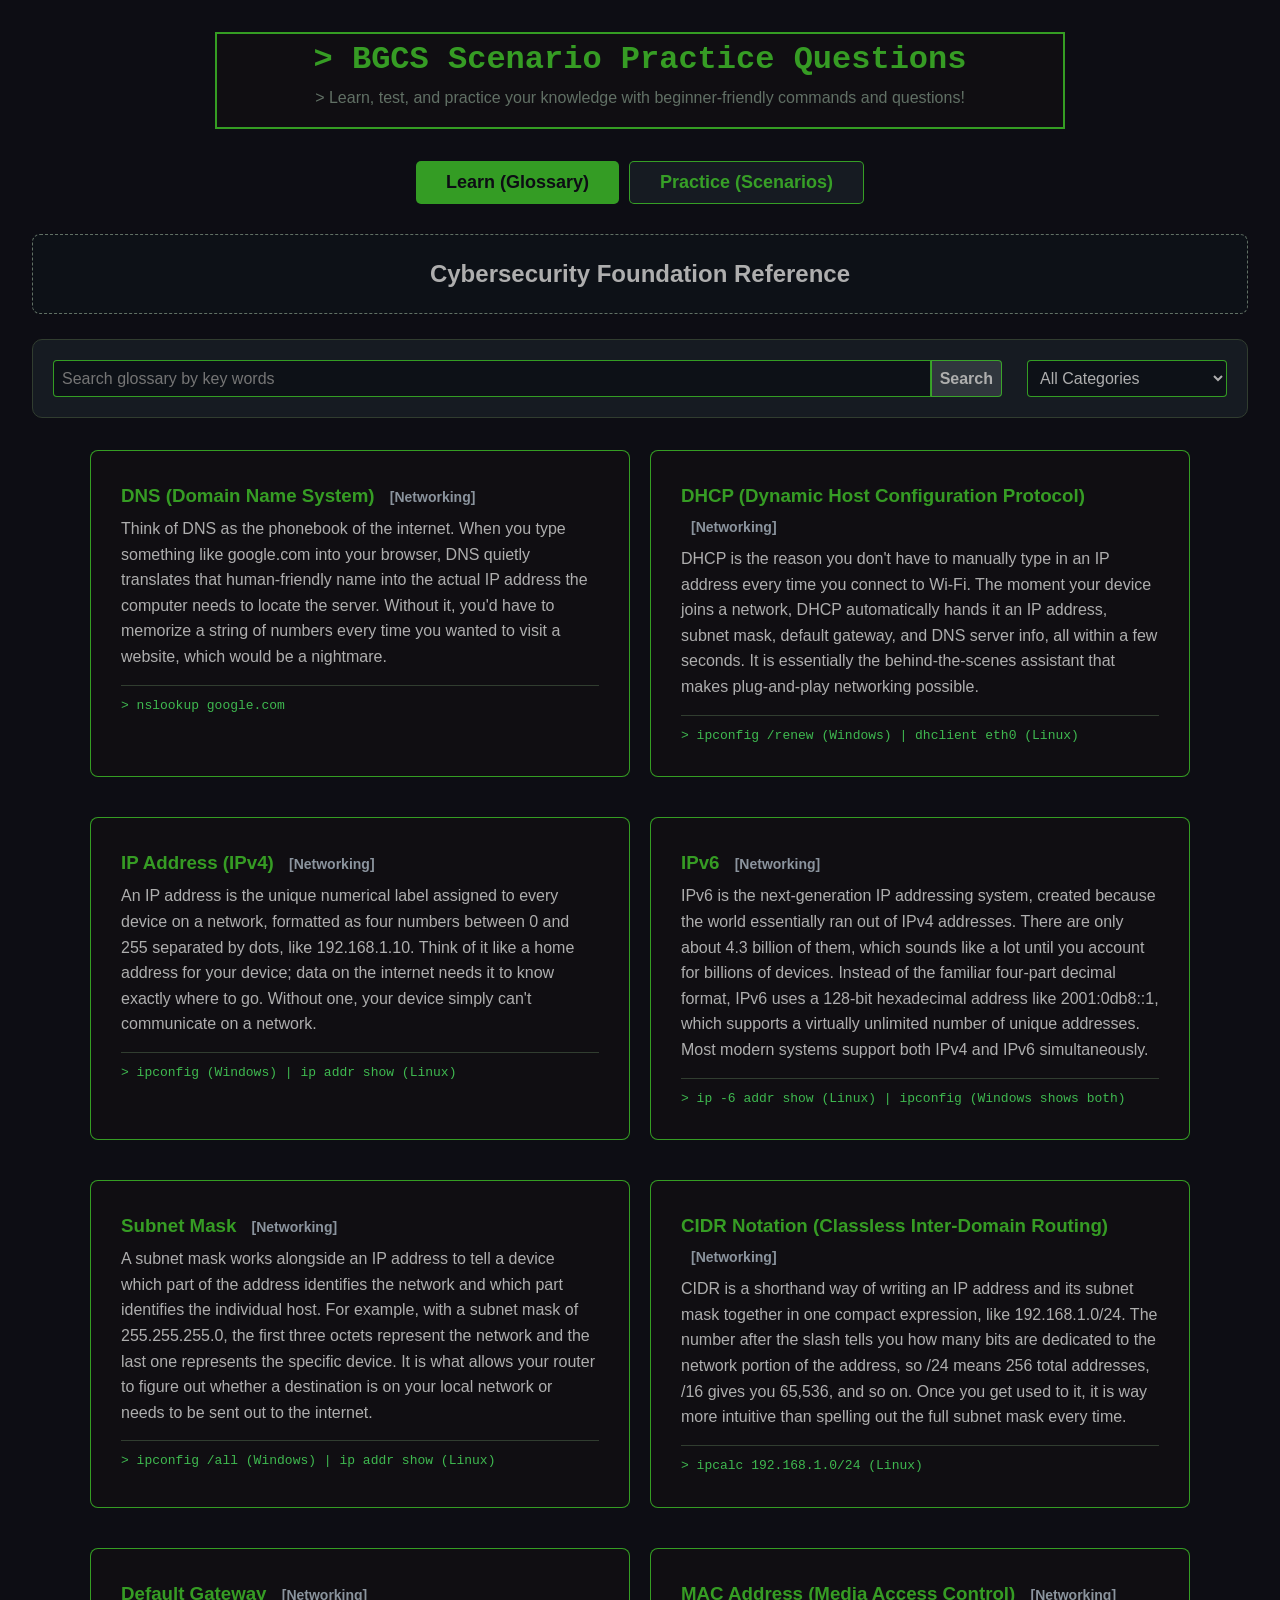
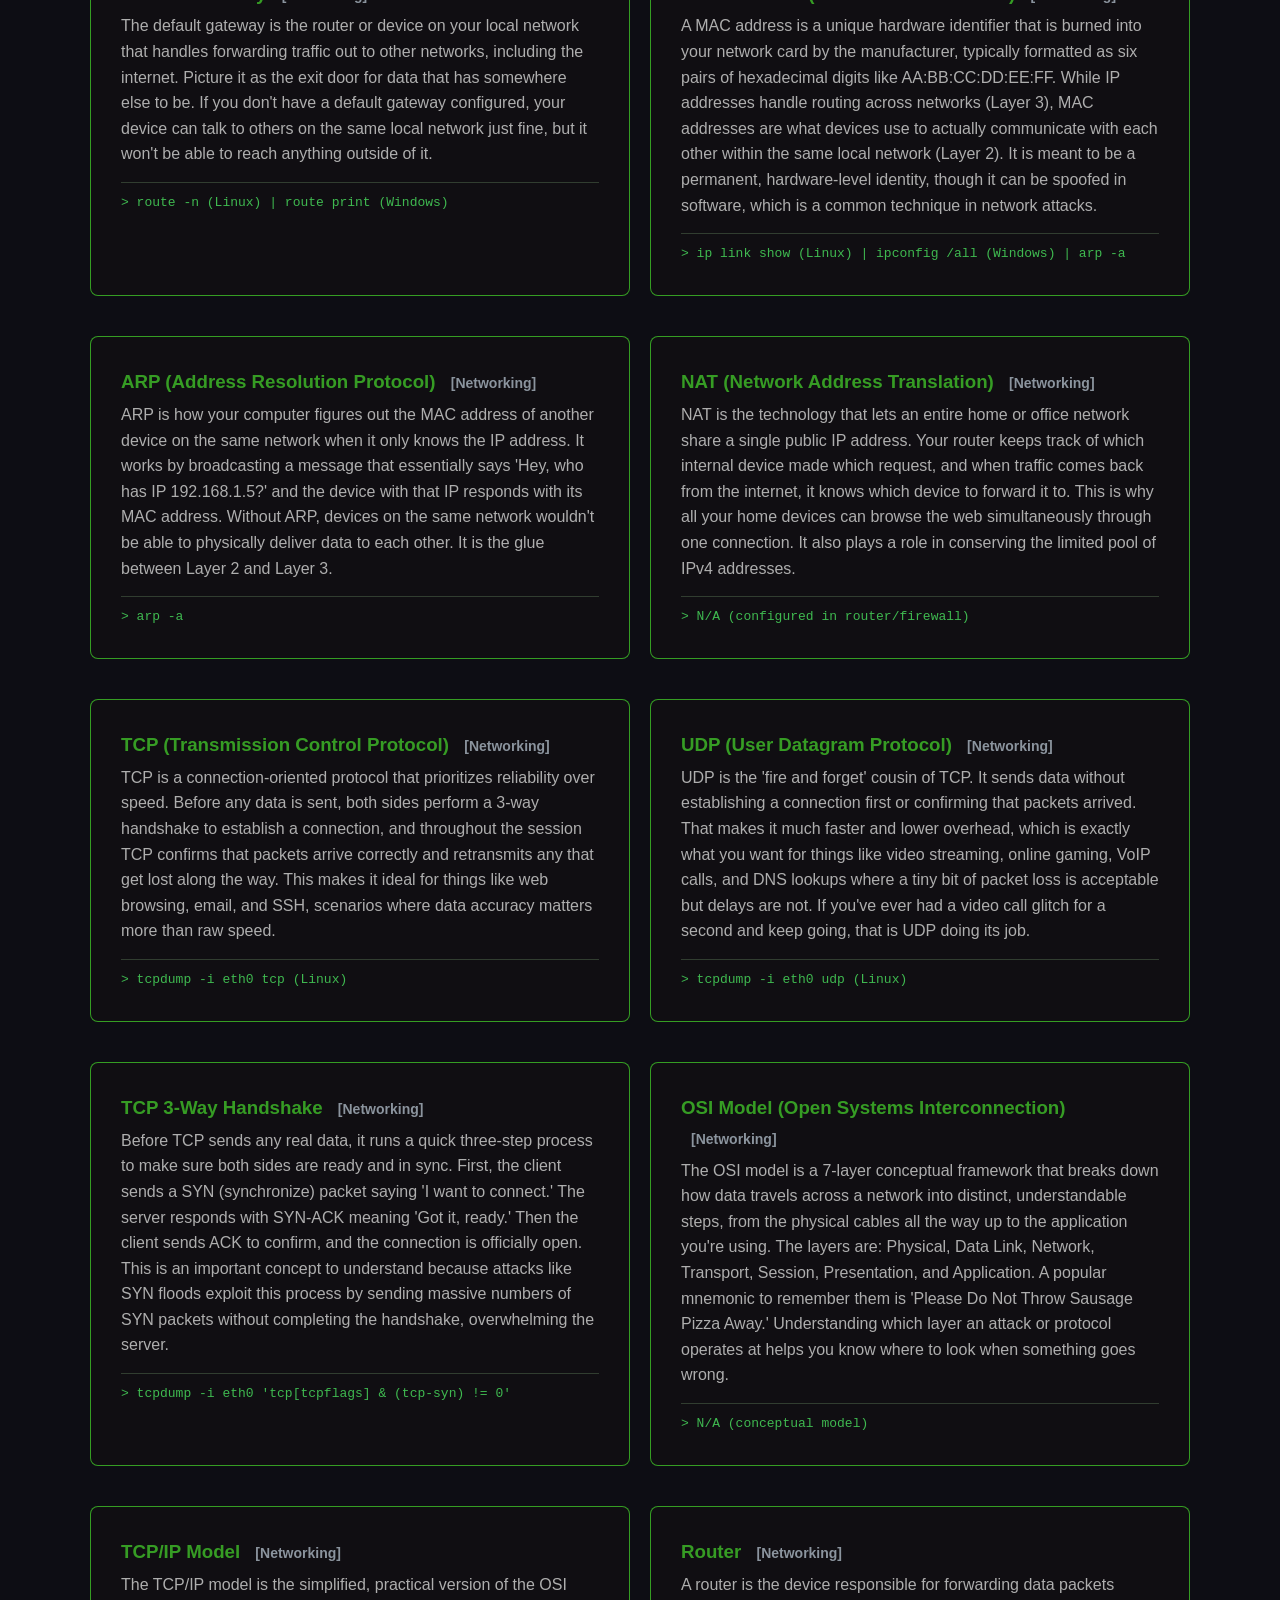
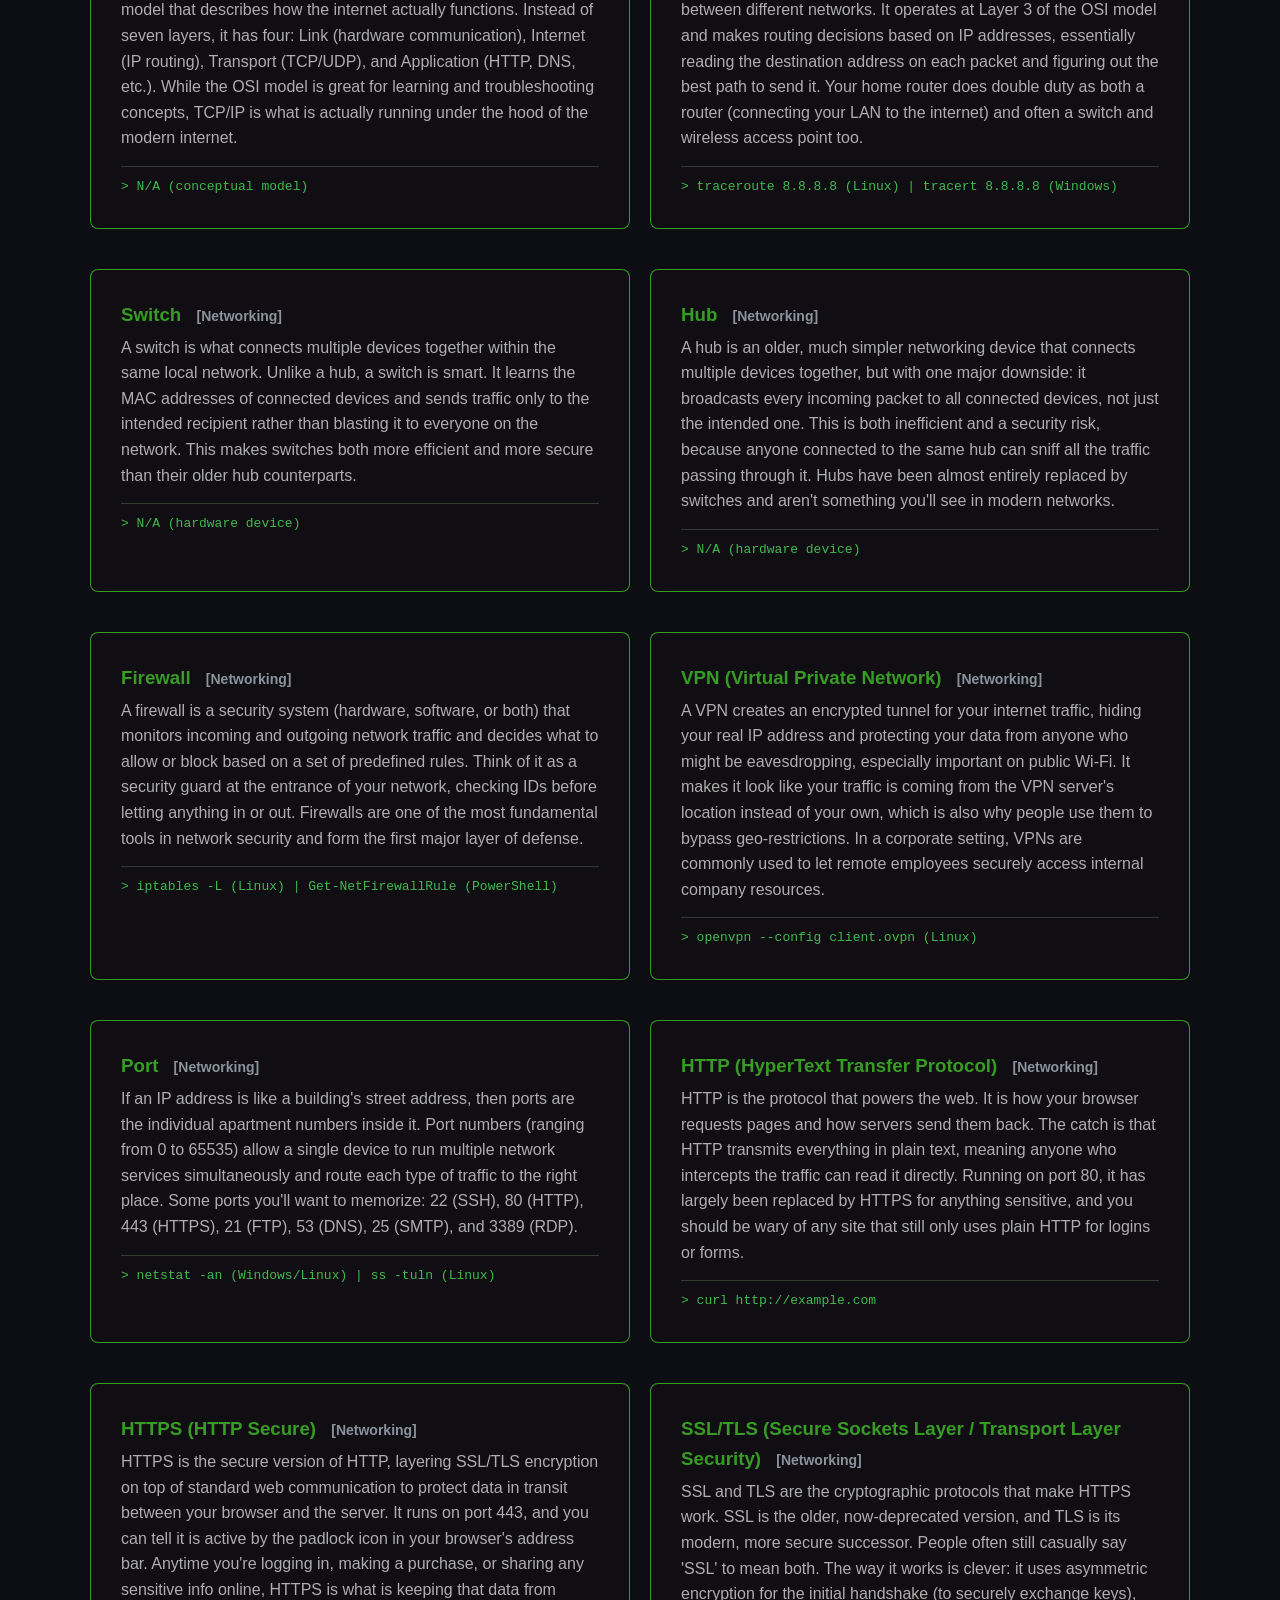
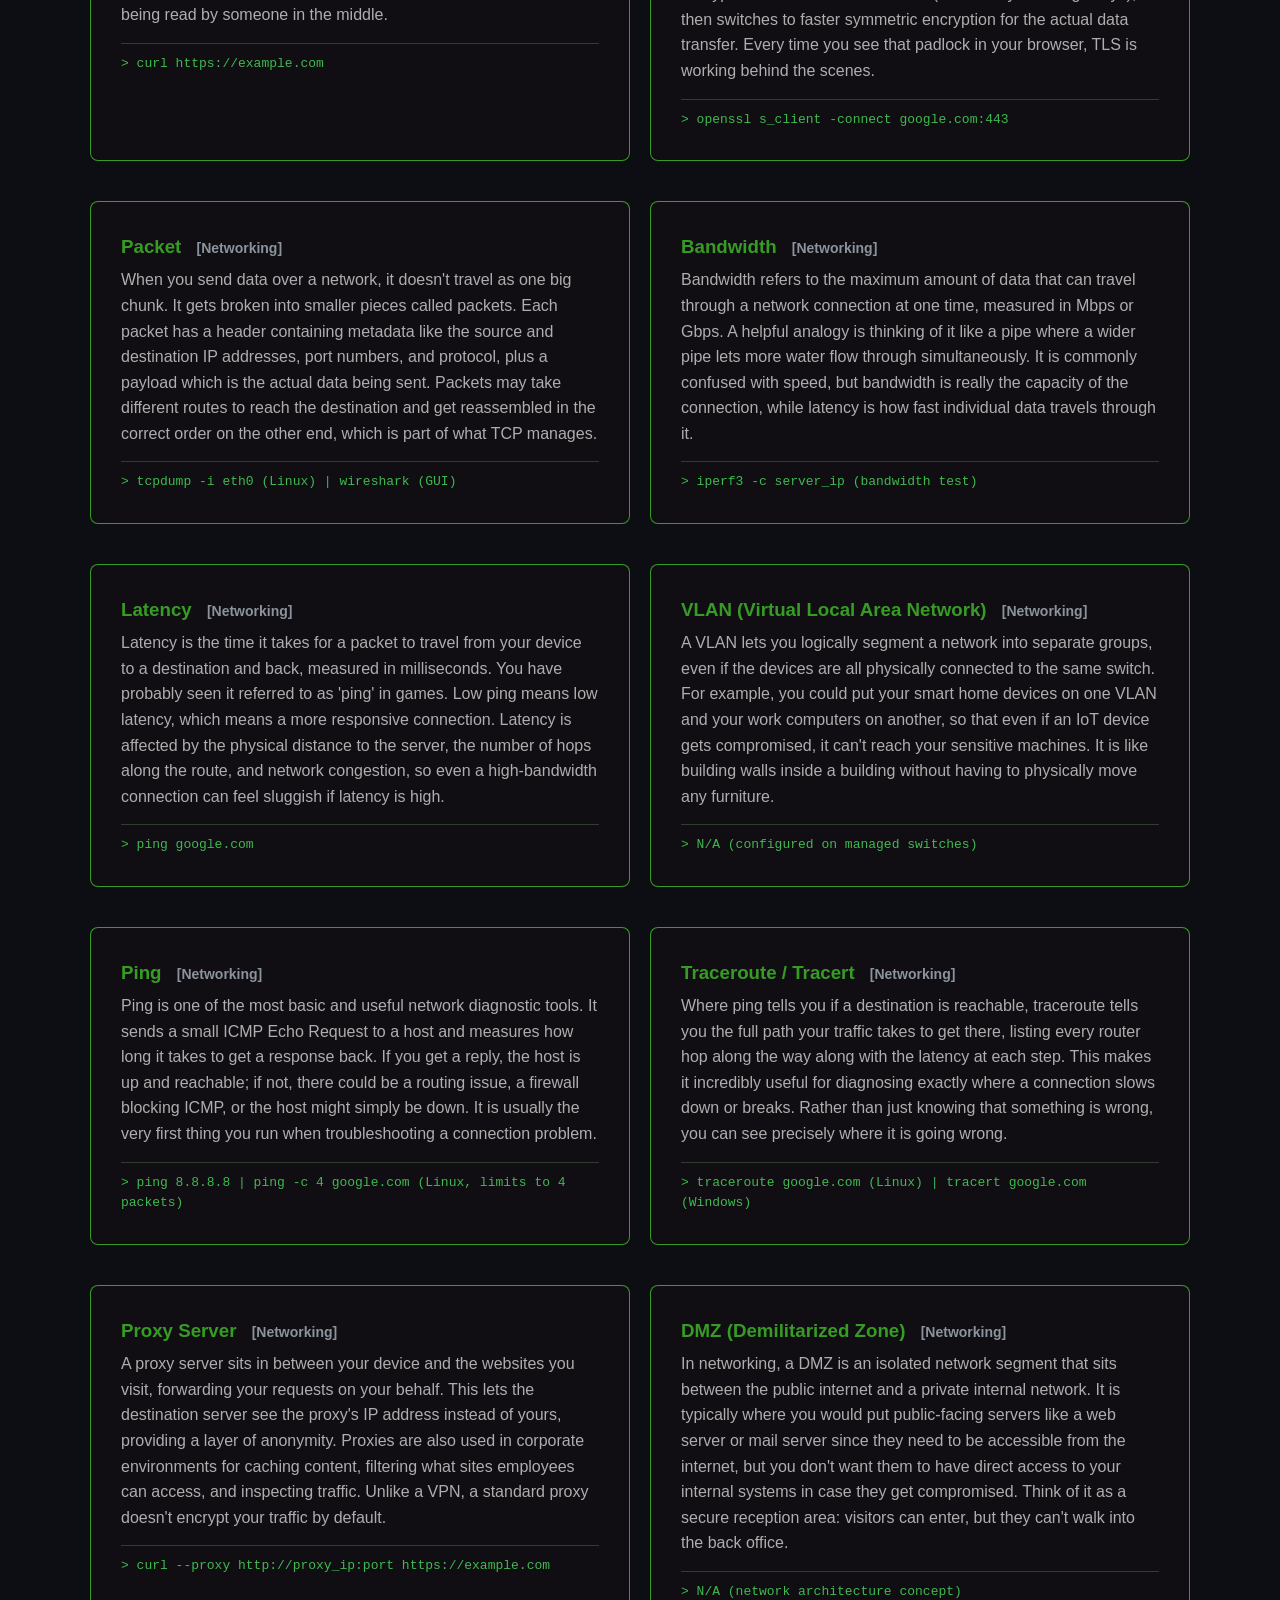
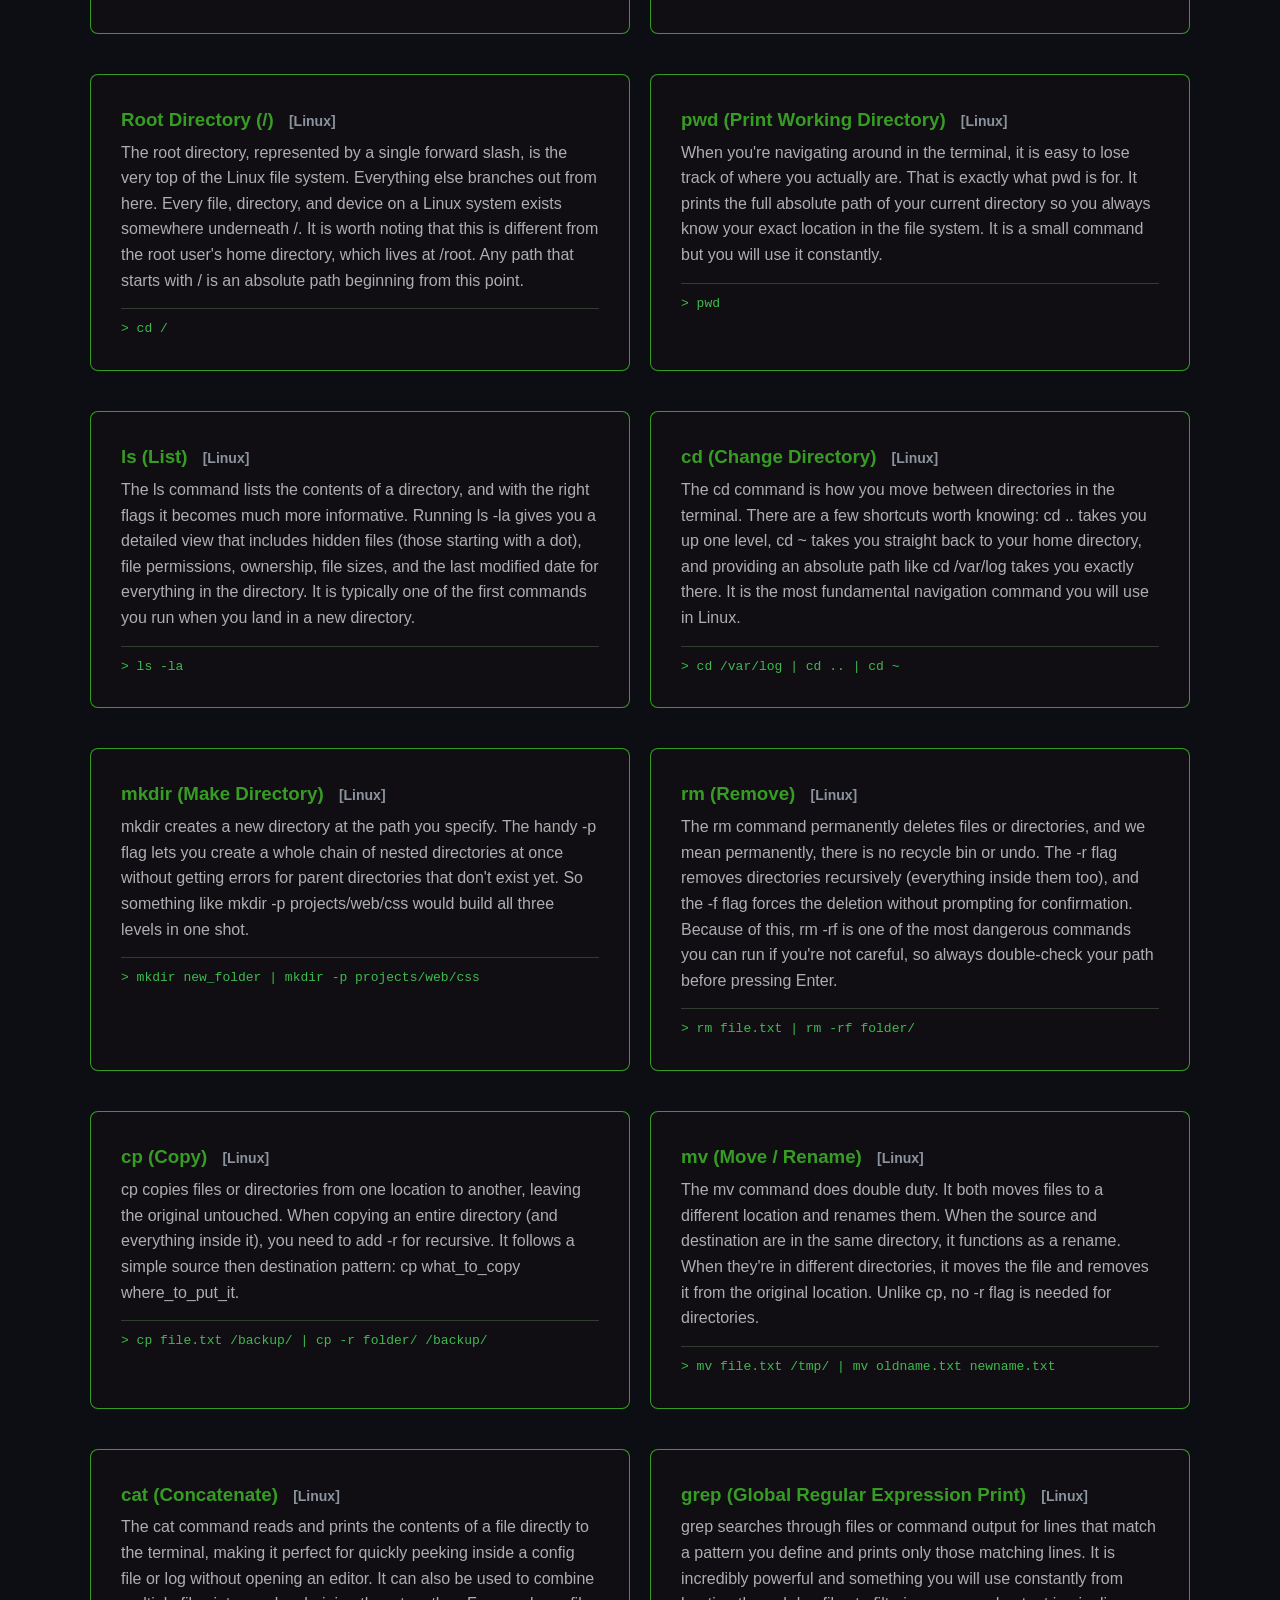
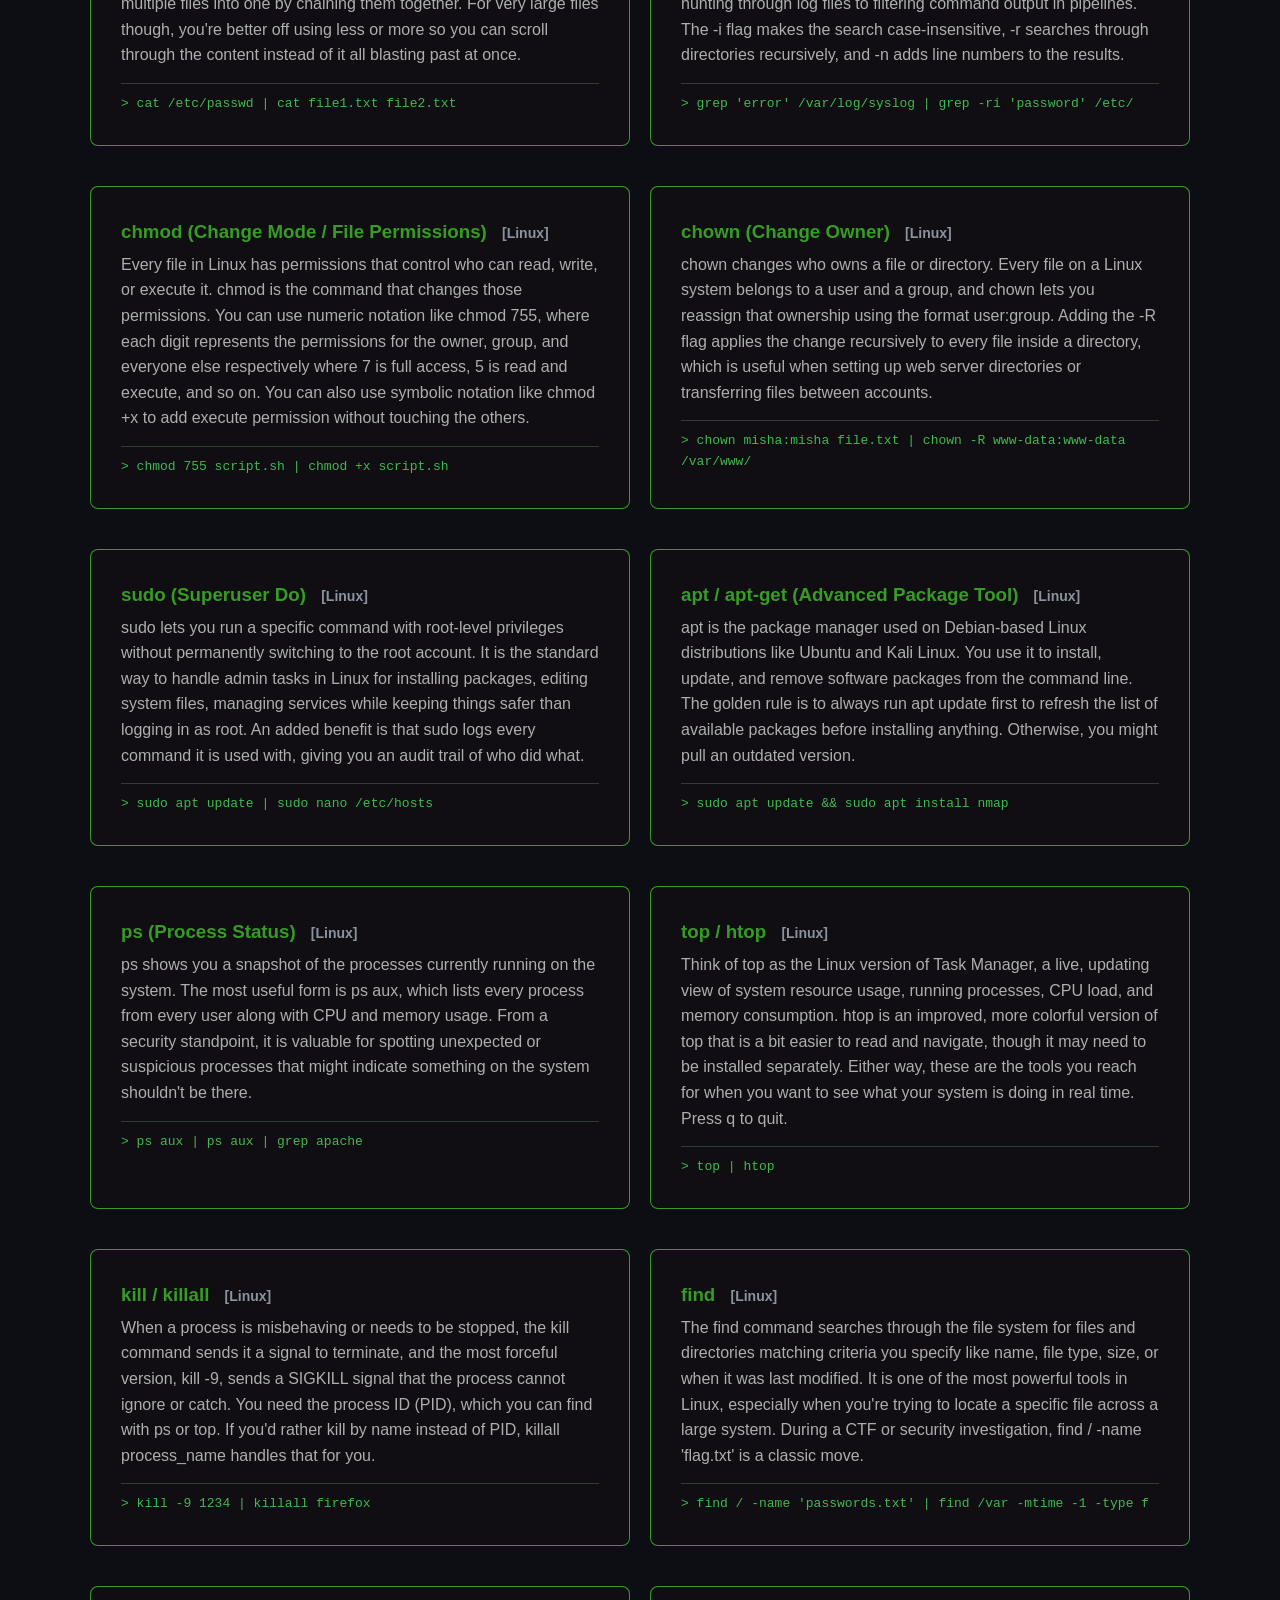
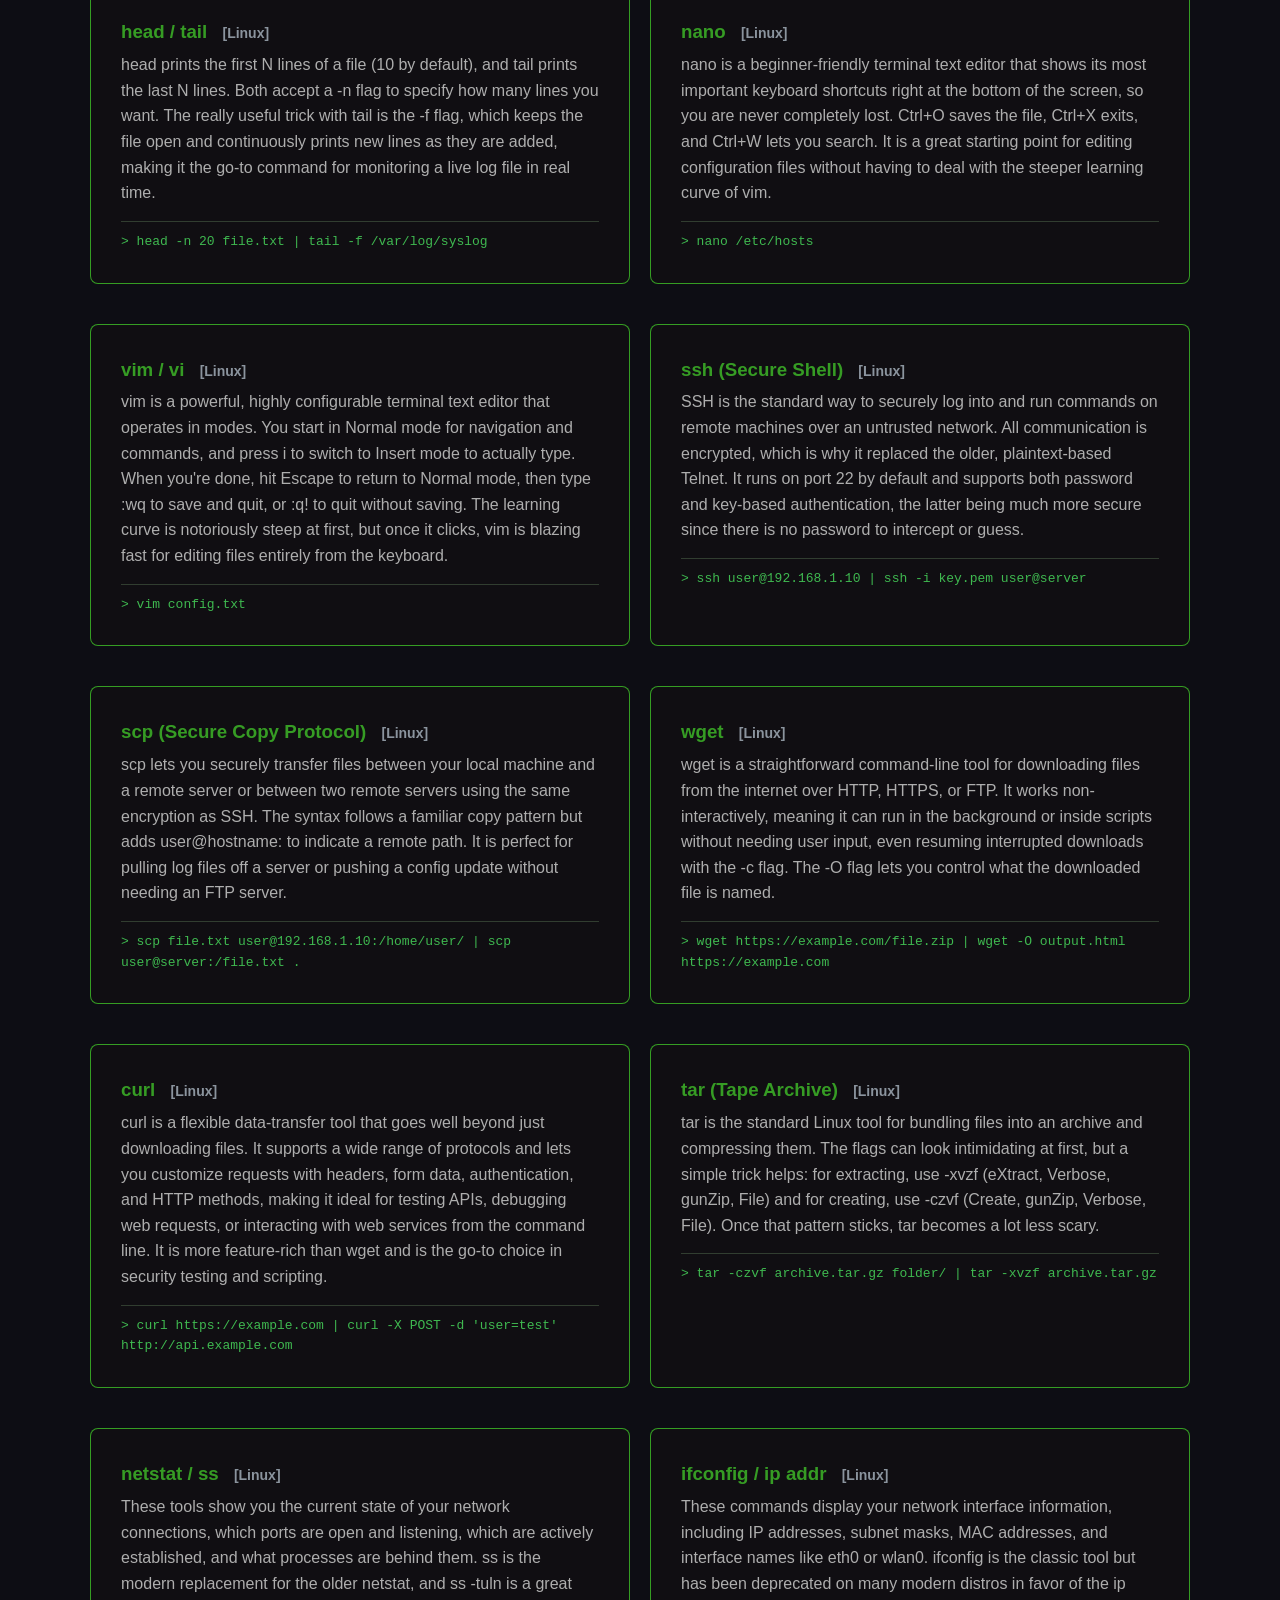
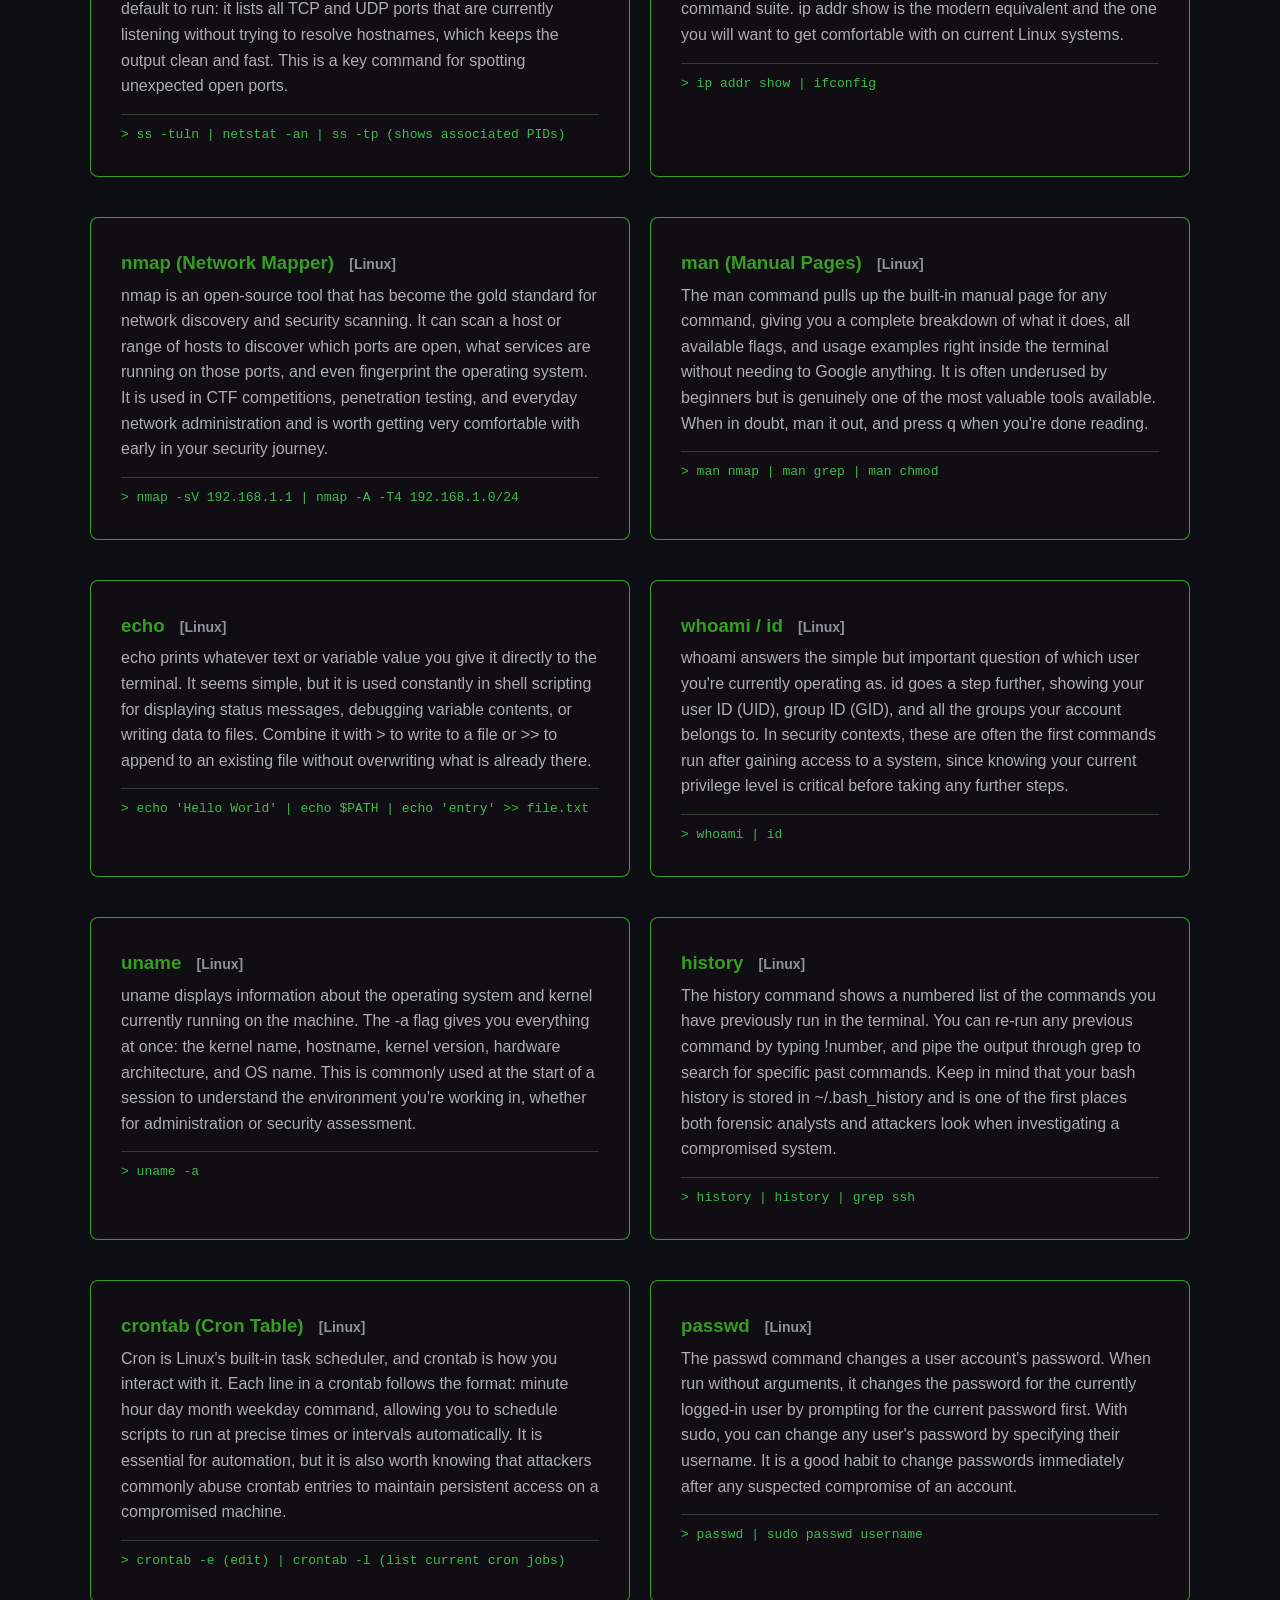
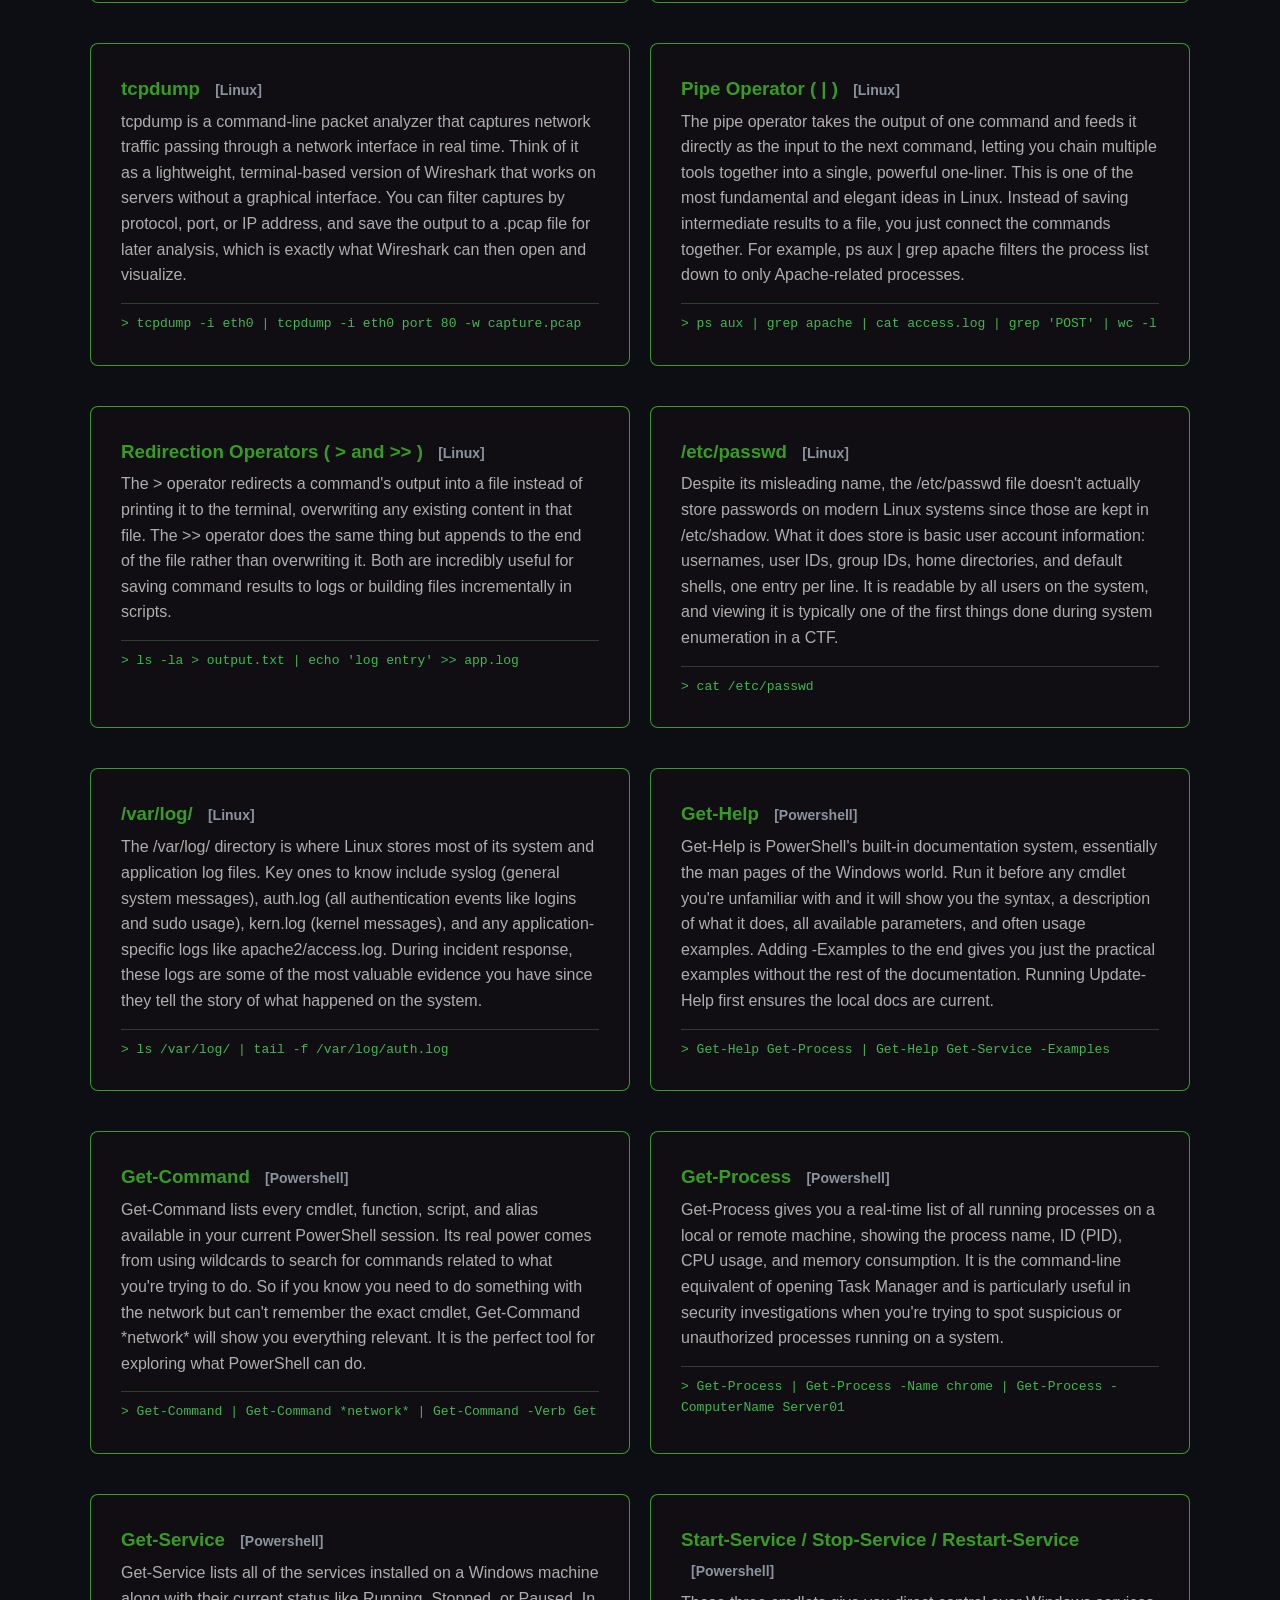
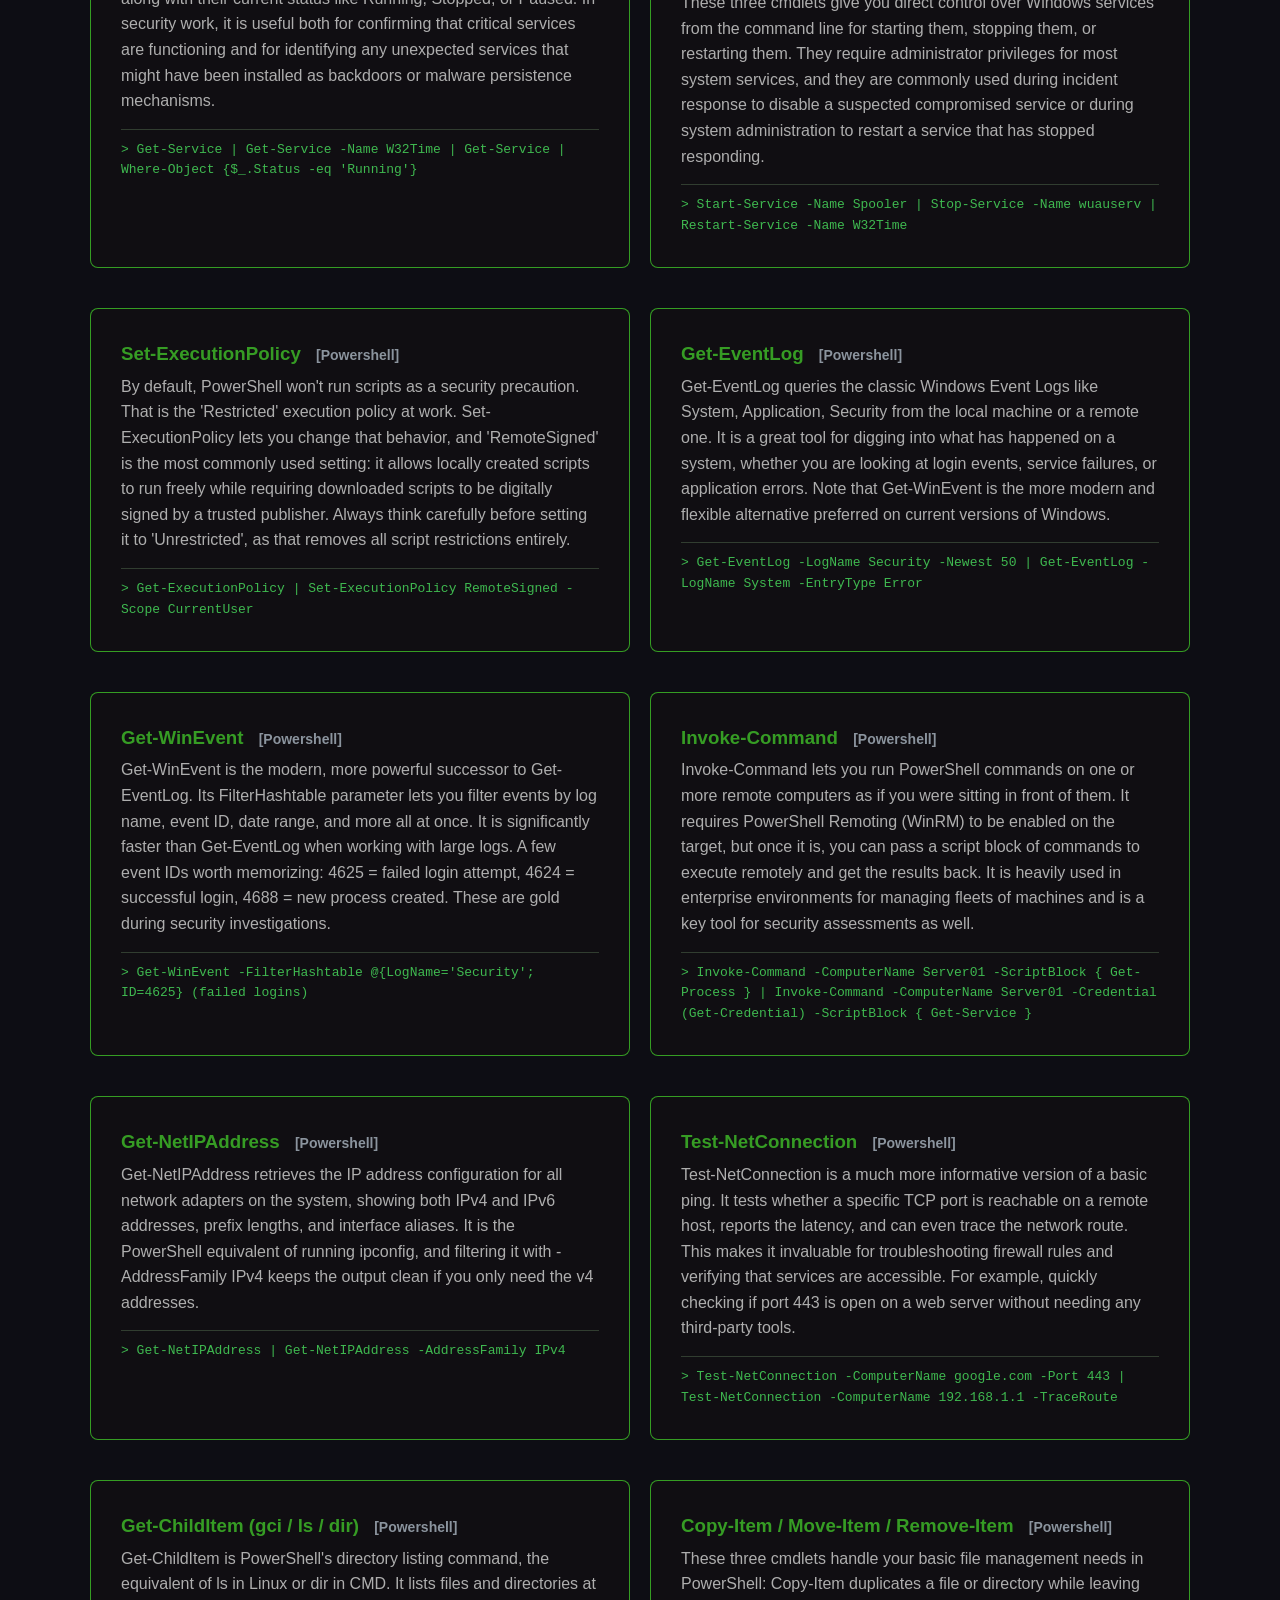
<file: index.html>
<!DOCTYPE html>
<html>
    <head>
        <title> BGCS Scenario Practice</title>
                <link rel='stylesheet' href='styles.css'>
    </head>
    <body>
        <header>
            <h1> > BGCS Scenario Practice Questions</h1>
            <p> > Learn, test, and practice your knowledge with beginner-friendly commands and questions! </p>
        </header>

    <main>
        <!-- Standard container settings for the tabs-->
        <div
            class='tab-container' 
            style='display: flex; 
            justify-content: center; 
            gap: 10px; 
            margin-bottom: 30px;'>

        <!-- Design for the tab -> 'Learn' tab-->
            <button
                id='tab-learn' 
                class='active-tab' 
                style='padding: 10px 30px; 
                font-size: 18px; 
                border-radius: 5px; 
                cursor: pointer; 
                background-color: #3ebd28d0; 
                color: #0d0d14; 
                border: none; 
                font-weight: bold;'>
                    Learn (Glossary)
            </button>
        <!-- Design for the tab -> 'Practice' tab-->
            <button 
                id='tab-practice' 
                style='padding: 10px 30px; 
                font-size: 18px; border-radius: 5px; 
                cursor: pointer; 
                background-color: #161b22; 
                color: #3ebd28d0; 
                border: 1px solid #3ebd28d0; 
                font-weight: bold;'>
                    Practice (Scenarios)
                </button>
        </div>

        <div id='view-learn'>
            <div 
                style='background-color: #0d1117; 
                border: 1px dashed #617065; 
                padding: 20px; 
                text-align: center; 
                border-radius: 8px; 
                margin-bottom: 25px;'>

                <h2 style='color: #aeaeae; margin: 0;'> Cybersecurity Foundation Reference </h2>
            </div>

            <section class='controls'>
            <form id='learn-search-form'>
                <input type='text' id='learn-search-input' placeholder='Search glossary by key words' autocomplete='off'>
                <button type='submit'> Search </button>
            </form>

            <select id='learn-tier-filter'>
                <option value='All'> All Categories </option>
                <option value='Linux'> Linux </option>
                <option value='Powershell'> Powershell </option>
                <option value='Networking'> Networking </option>
                <option value='Security'> Security </option>
            </select>
        </section>
            
            <section id='glossary-grid' class='results-grid'>
                </section>
        </div>

        <div id='view-practice' style='display: none;'>
            <div 
                style='background-color: #0d1117; 
                border: 1px dashed #617065; 
                padding: 20px; 
                text-align: center; 
                border-radius: 8px; 
                margin-bottom: 25px;'>
            
                <h3 style='color: #aeaeae; margin-bottom: 10px;'>> Ready to practice? Open your native terminal!</h3>
                <p style='color: #617065;'><strong>Windows:</strong> Press <kbd>Win + X</kbd> and select Windows PowerShell <br> 
                   <strong>macOS:</strong> Press <kbd>Cmd + Space</kbd>, type 'Terminal', and hit Enter</p>
            </div>

                <section class = 'controls'>
                         <form id='search-form'>
                <input type='text' id = 'search-input' placeholder = 'Search scenarios by key words' autocomplete='off'>
                <button type = 'submit'> Search </button>
            </form>

                        <select id = 'tier-filter'>
                <option value = 'All'> All Categories </option>
                <option value = 'Linux'> Linux Scenarios </option>
                <option value = 'Powershell'> Powershell Scenarios </option>
                <option value = 'Networking'> Networking Scenarios </option>
                <option value = 'Security'> Security Scenarios </option>
            </select>
        </section>

                <div id = 'status-message'> </div>

                 <section id = 'results-grid' class = 'results-grid'>
                     </section>

    </main>

        <script src='app.js'></script>

    </body>
</html>
</file>
<file: styles.css>
/* remembered to add a default*/
* {
    margin: 0;
    padding: 0;
    box-sizing: border-box;
}

body {
    font-family: 'Segoe UI', Geneva, Verdana, sans-serif;
    background-color: #0d0d14;
    color: #3ebd28d0;
    line-height: 1.6;
    padding: 32px;
}

header {
    text-align: center;
    background-color: #100e12;
    max-width: 850px;
    margin: 0 auto 32px auto;
    border: 2px solid #3ebd28d0;
    padding-bottom: 16px;
}

header h1 {
    color: #3ebd28d0;
font-family: 'Courier New', Courier, sans-serif;
}

header p {
    color: #617065;
}

.controls {
    display: flex; /* getting flexbox up and going*/
    gap: 25px; /* to seperate the boxes so they aren't squished up*/
    margin-bottom: 32px;
    background-color: #161b22;
    padding: 20px;
    border-radius: 10px;
    border: 1.5px solid #313d30;
    flex-wrap: wrap; /* to ensure that resizing doesn't get messed up*/
}

.controls form {
    display: flex;
    flex-grow: 1; /* to actively fill in the screen with the search bar*/
}
    
/* User inputs and buttons*/
input, select, button {
    padding: 8px;
    font-size: 16px; 
    border: 1.5px solid #3ebd28d0;
    background-color: #0d1117;
    color: #aeaeae;
    outline: none;
}
input { 
    flex-grow: 1; 
    border-radius: 4px 0 0 4px; 
}

input:focus, select:focus { 
    border-color: #58ff6b8e; 
}

button {
    background-color: #30363d;
    cursor: pointer;
    border-radius: 0 4px 4px 0;
    transition: background 0.2s;
    font-weight: bold;
}

button:hover { 
    background-color: #61ff6991; 
    color: #fff; 
}

select { 
    border-radius: 4px; 
    min-width: 200px; 
}

.results-grid {
    max-width: 1100px;
    margin: 0 auto;
    display: grid;
    grid-template-columns: 1fr 1fr; /* Splits into 2 columns */
    gap: 20px; /* Creates spacing between the columns and rows (future me, I dont know why I needed to rewrite another note lol*/
}

.scenario-box {
    background-color: #100e12; 
    border: 1px solid #3ebd28d0;
    padding: 30px;
    margin-bottom: 20px;
    border-radius: 8px;
    color: #617065;
}

.scenario-box h3 {
    color: #3ebd28d0;
    margin-top: 0;
}
</file>
